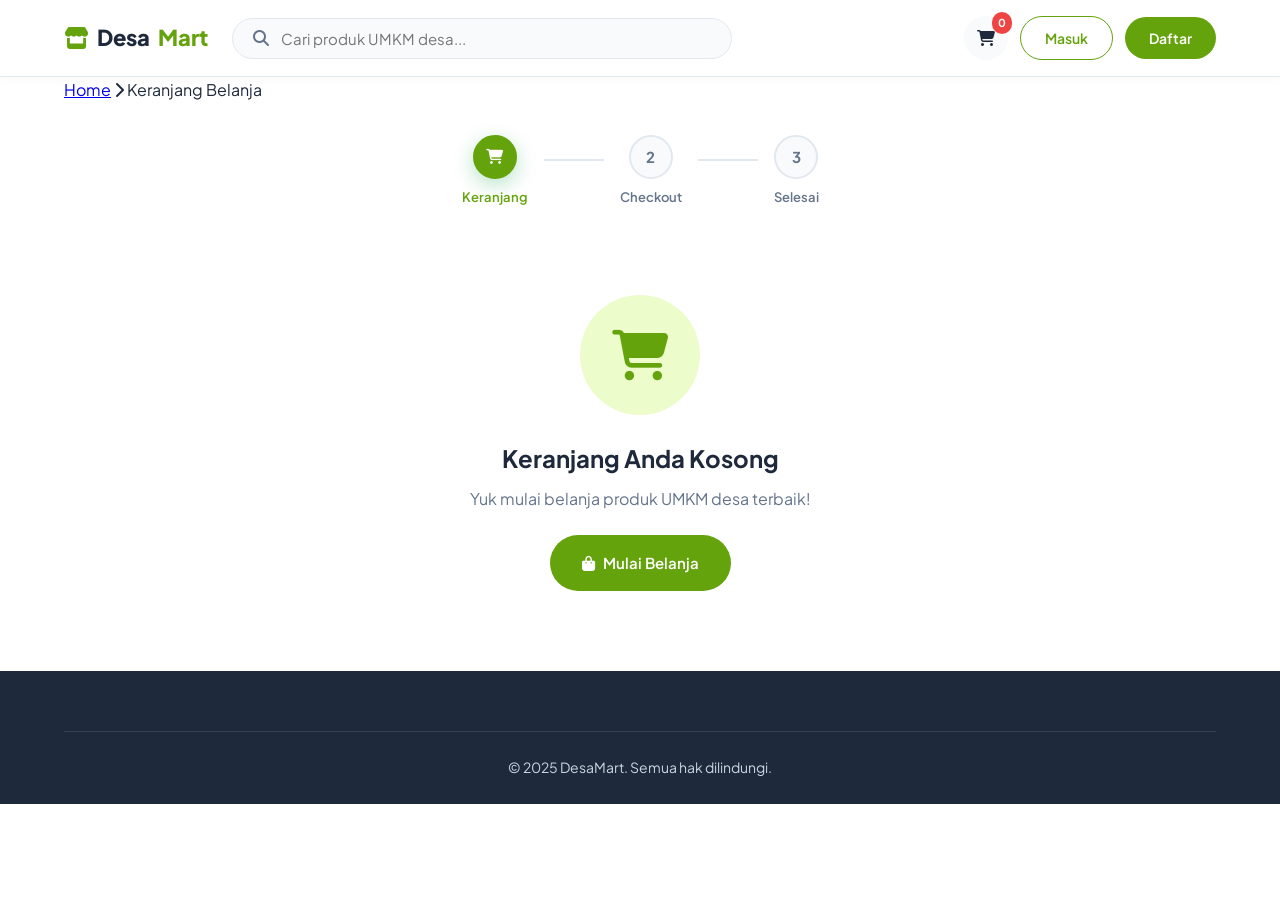
<file: checkout.html>
<!DOCTYPE html>
<html lang="id">
<head>
    <meta charset="UTF-8">
    <meta name="viewport" content="width=device-width, initial-scale=1.0">
    <title>Checkout - DesaMart</title>
    <link rel="stylesheet" href="css/style.css">
    <link rel="stylesheet" href="css/keranjang.css">
    <link rel="stylesheet" href="css/checkout.css">
    <link href="https://fonts.googleapis.com/css2?family=Plus+Jakarta+Sans:wght@400;500;600;700;800&display=swap" rel="stylesheet">
    <link rel="stylesheet" href="https://cdnjs.cloudflare.com/ajax/libs/font-awesome/6.4.0/css/all.min.css">
</head>
<body>
    <!-- NAVBAR -->
    <nav class="navbar">
        <div class="container nav-container">
            <a href="index.html" class="logo">
                <i class="fas fa-store"></i> Desa<span>Mart</span>
            </a>
            <div class="search-box">
                <i class="fas fa-search"></i>
                <input type="text" placeholder="Cari produk UMKM desa...">
            </div>
            <div class="nav-actions">
                <a href="keranjang.html" class="cart-btn">
                    <i class="fas fa-shopping-cart"></i>
                    <span class="badge" id="cartCount">0</span>
                </a>
            </div>
        </div>
    </nav>

    <!-- BREADCRUMB -->
    <div class="breadcrumb-bar">
        <div class="container">
            <a href="index.html">Home</a>
            <i class="fas fa-chevron-right"></i>
            <a href="keranjang.html">Keranjang</a>
            <i class="fas fa-chevron-right"></i>
            <span>Checkout</span>
        </div>
    </div>

    <!-- STEP INDICATOR -->
    <div class="container">
        <div class="steps">
            <div class="step done">
                <div class="step-num"><i class="fas fa-check"></i></div>
                <span>Keranjang</span>
            </div>
            <div class="step-line active"></div>
            <div class="step active">
                <div class="step-num">2</div>
                <span>Checkout</span>
            </div>
            <div class="step-line"></div>
            <div class="step">
                <div class="step-num">3</div>
                <span>Selesai</span>
            </div>
        </div>
    </div>

    <!-- FORM CHECKOUT -->
    <div class="container">
        <form class="checkout-layout" id="checkoutForm" onsubmit="prosesCheckout(event)">

            <!-- LEFT: FORM -->
            <div class="checkout-main">

                <!-- ALAMAT PENGIRIMAN -->
                <div class="checkout-card">
                    <div class="card-header">
                        <div class="card-title">
                            <span class="card-icon"><i class="fas fa-map-marker-alt"></i></span>
                            <h3>Alamat Pengiriman</h3>
                        </div>
                    </div>

                    <div class="form-grid">
                        <div class="form-group full">
                            <label>Nama Penerima <span class="req">*</span></label>
                            <input type="text" name="nama" required placeholder="Nama lengkap penerima">
                        </div>
                        <div class="form-group">
                            <label>No. HP / WhatsApp <span class="req">*</span></label>
                            <input type="tel" name="hp" required placeholder="08xxxxxxxxxx">
                        </div>
                        <div class="form-group">
                            <label>Email</label>
                            <input type="email" name="email" placeholder="email@contoh.com">
                        </div>
                        <div class="form-group full">
                            <label>Alamat Lengkap <span class="req">*</span></label>
                            <textarea name="alamat" required rows="3" placeholder="Jalan, RT/RW, nomor rumah, patokan..."></textarea>
                        </div>
                        <div class="form-group">
                            <label>Provinsi <span class="req">*</span></label>
                            <select name="provinsi" required>
                                <option value="">Pilih Provinsi</option>
                                <option>DKI Jakarta</option>
                                <option>Jawa Barat</option>
                                <option>Jawa Tengah</option>
                                <option>Jawa Timur</option>
                                <option>DI Yogyakarta</option>
                                <option>Banten</option>
                                <option>Bali</option>
                                <option>Sumatera Utara</option>
                                <option>Sulawesi Selatan</option>
                            </select>
                        </div>
                        <div class="form-group">
                            <label>Kota / Kabupaten <span class="req">*</span></label>
                            <input type="text" name="kota" required placeholder="Nama kota/kabupaten">
                        </div>
                        <div class="form-group">
                            <label>Kecamatan <span class="req">*</span></label>
                            <input type="text" name="kecamatan" required placeholder="Nama kecamatan">
                        </div>
                        <div class="form-group">
                            <label>Kode Pos <span class="req">*</span></label>
                            <input type="text" name="kodepos" required placeholder="12345" maxlength="5">
                        </div>
                        <div class="form-group full">
                            <label>Catatan untuk Kurir</label>
                            <input type="text" name="catatan" placeholder="(Opsional) mis. titip di pos keamanan">
                        </div>
                    </div>
                </div>

                <!-- METODE PENGIRIMAN -->
                <div class="checkout-card">
                    <div class="card-header">
                        <div class="card-title">
                            <span class="card-icon"><i class="fas fa-truck"></i></span>
                            <h3>Metode Pengiriman</h3>
                        </div>
                    </div>

                    <div class="option-list">
                        <label class="option-card">
                            <input type="radio" name="shipping" value="reguler" data-ongkir="0" checked>
                            <div class="option-body">
                                <div class="option-icon"><i class="fas fa-box"></i></div>
                                <div>
                                    <strong>Reguler (3-5 hari)</strong>
                                    <p>Gratis ongkir untuk semua produk desa</p>
                                </div>
                                <span class="option-price free">GRATIS</span>
                            </div>
                        </label>
                        <label class="option-card">
                            <input type="radio" name="shipping" value="express" data-ongkir="15000">
                            <div class="option-body">
                                <div class="option-icon"><i class="fas fa-shipping-fast"></i></div>
                                <div>
                                    <strong>Express (1-2 hari)</strong>
                                    <p>Pengiriman cepat prioritas</p>
                                </div>
                                <span class="option-price">Rp 15.000</span>
                            </div>
                        </label>
                    </div>
                </div>

                <!-- METODE PEMBAYARAN -->
                <div class="checkout-card">
                    <div class="card-header">
                        <div class="card-title">
                            <span class="card-icon"><i class="fas fa-credit-card"></i></span>
                            <h3>Metode Pembayaran</h3>
                        </div>
                    </div>

                    <div class="option-list">
                        <label class="option-card">
                            <input type="radio" name="payment" value="transfer" checked>
                            <div class="option-body">
                                <div class="option-icon" style="background:#dbeafe; color:#1d4ed8"><i class="fas fa-university"></i></div>
                                <div>
                                    <strong>Transfer Bank</strong>
                                    <p>BCA, BNI, BRI, Mandiri</p>
                                </div>
                            </div>
                        </label>
                        <label class="option-card">
                            <input type="radio" name="payment" value="ewallet">
                            <div class="option-body">
                                <div class="option-icon" style="background:#fce7f3; color:#be185d"><i class="fas fa-wallet"></i></div>
                                <div>
                                    <strong>E-Wallet</strong>
                                    <p>GoPay, OVO, DANA, ShopeePay</p>
                                </div>
                            </div>
                        </label>
                        <label class="option-card">
                            <input type="radio" name="payment" value="qris">
                            <div class="option-body">
                                <div class="option-icon" style="background:#fef3c7; color:#b45309"><i class="fas fa-qrcode"></i></div>
                                <div>
                                    <strong>QRIS</strong>
                                    <p>Scan dari semua aplikasi pembayaran</p>
                                </div>
                            </div>
                        </label>
                        <label class="option-card">
                            <input type="radio" name="payment" value="cod">
                            <div class="option-body">
                                <div class="option-icon" style="background:#dcfce7; color:#15803d"><i class="fas fa-money-bill-wave"></i></div>
                                <div>
                                    <strong>COD (Bayar di Tempat)</strong>
                                    <p>Bayar saat barang diterima</p>
                                </div>
                            </div>
                        </label>
                    </div>
                </div>

            </div>

            <!-- RIGHT: SUMMARY -->
            <aside class="checkout-summary">
                <h3>Ringkasan Pesanan</h3>

                <div class="summary-items" id="summaryItems"></div>

                <div class="summary-divider"></div>

                <div class="summary-row">
                    <span>Subtotal</span>
                    <strong id="coSubtotal">Rp 0</strong>
                </div>
                <div class="summary-row">
                    <span>Diskon</span>
                    <strong id="coDiskon" style="color:var(--danger)">-Rp 0</strong>
                </div>
                <div class="summary-row">
                    <span>Ongkos Kirim</span>
                    <strong id="coOngkir" style="color:var(--primary)">GRATIS</strong>
                </div>

                <div class="summary-divider"></div>

                <div class="summary-total">
                    <span>Total Bayar</span>
                    <strong id="coTotal">Rp 0</strong>
                </div>

                <!-- Voucher -->
                <div class="voucher-box">
                    <input type="text" id="voucherInput" placeholder="Kode voucher (opsional)">
                    <button type="button" onclick="pakaiVoucher()">Pakai</button>
                </div>
                <p id="voucherMsg" class="voucher-msg"></p>

                <button type="submit" class="btn-checkout" id="btnBayar">
                    Buat Pesanan <i class="fas fa-lock"></i>
                </button>

                <div class="summary-note">
                    <i class="fas fa-shield-alt"></i>
                    Pembayaran aman & terenkripsi
                </div>
            </aside>
        </form>
    </div>

    <!-- MODAL SUKSES -->
    <div class="modal-overlay" id="successModal">
        <div class="modal-box">
            <div class="modal-icon">
                <i class="fas fa-check"></i>
            </div>
            <h2>Pesanan Berhasil!</h2>
            <p>Terima kasih telah berbelanja produk UMKM desa.</p>
            <div class="modal-order">
                <span>Nomor Pesanan</span>
                <strong id="orderNumber">#ORD-XXXXXX</strong>
            </div>
            <p class="modal-hint">Konfirmasi pembayaran akan dikirim ke WhatsApp Anda.</p>
            <a href="index.html" class="btn-primary btn-lg">Kembali ke Beranda</a>
        </div>
    </div>

    <footer class="footer">
        <div class="container">
            <div class="footer-bottom">
                <p>&copy; 2025 DesaMart. Semua hak dilindungi.</p>
            </div>
        </div>
    </footer>

    <script src="js/data.js"></script>
    <script src="js/app.js"></script>
    <script src="js/checkout.js"></script>
</body>
</html>
</file>
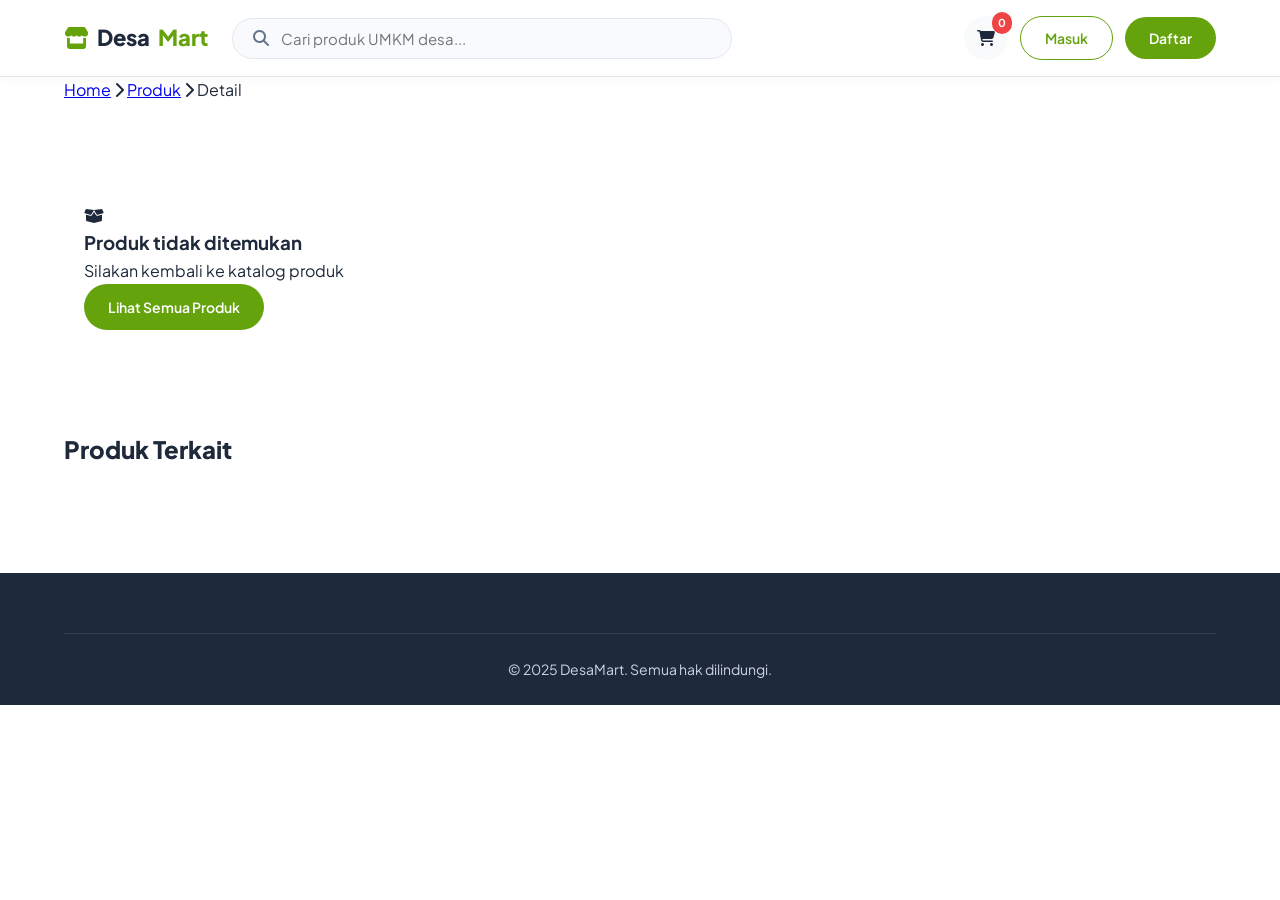
<file: detail-produk.html>
<!DOCTYPE html>
<html lang="id">
<head>
    <meta charset="UTF-8">
    <meta name="viewport" content="width=device-width, initial-scale=1.0">
    <title>Detail Produk - DesaMart</title>
    <link rel="stylesheet" href="css/style.css">
    <link rel="stylesheet" href="css/detail.css">
    <link href="https://fonts.googleapis.com/css2?family=Plus+Jakarta+Sans:wght@400;500;600;700;800&display=swap" rel="stylesheet">
    <link rel="stylesheet" href="https://cdnjs.cloudflare.com/ajax/libs/font-awesome/6.4.0/css/all.min.css">
</head>
<body>
    <!-- NAVBAR -->
    <nav class="navbar">
        <div class="container nav-container">
            <a href="index.html" class="logo">
                <i class="fas fa-store"></i> Desa<span>Mart</span>
            </a>
            <div class="search-box">
                <i class="fas fa-search"></i>
                <input type="text" placeholder="Cari produk UMKM desa...">
            </div>
            <div class="nav-actions">
                <a href="keranjang.html" class="cart-btn">
                    <i class="fas fa-shopping-cart"></i>
                    <span class="badge" id="cartCount">0</span>
                </a>
                <button class="btn-outline">Masuk</button>
                <button class="btn-primary">Daftar</button>
            </div>
        </div>
    </nav>

    <!-- BREADCRUMB -->
    <div class="breadcrumb-bar">
        <div class="container">
            <a href="index.html">Home</a>
            <i class="fas fa-chevron-right"></i>
            <a href="produk.html">Produk</a>
            <i class="fas fa-chevron-right"></i>
            <span id="breadcrumbProduk">Detail</span>
        </div>
    </div>

    <!-- PRODUK DETAIL -->
    <div class="container" id="detailContainer">
        <!-- diisi oleh JS -->
    </div>

    <!-- PRODUK TERKAIT -->
    <section class="section" style="padding-top: 0;">
        <div class="container">
            <div class="section-header" style="text-align:left; margin-bottom: 24px;">
                <h2 style="font-size: 24px;">Produk Terkait</h2>
            </div>
            <div class="produk-grid" id="produkTerkait"></div>
        </div>
    </section>

    <footer class="footer">
        <div class="container">
            <div class="footer-bottom">
                <p>&copy; 2025 DesaMart. Semua hak dilindungi.</p>
            </div>
        </div>
    </footer>

    <script src="js/data.js"></script>
    <script src="js/app.js"></script>
    <script src="js/detail.js"></script>
</body>
</html>
</file>
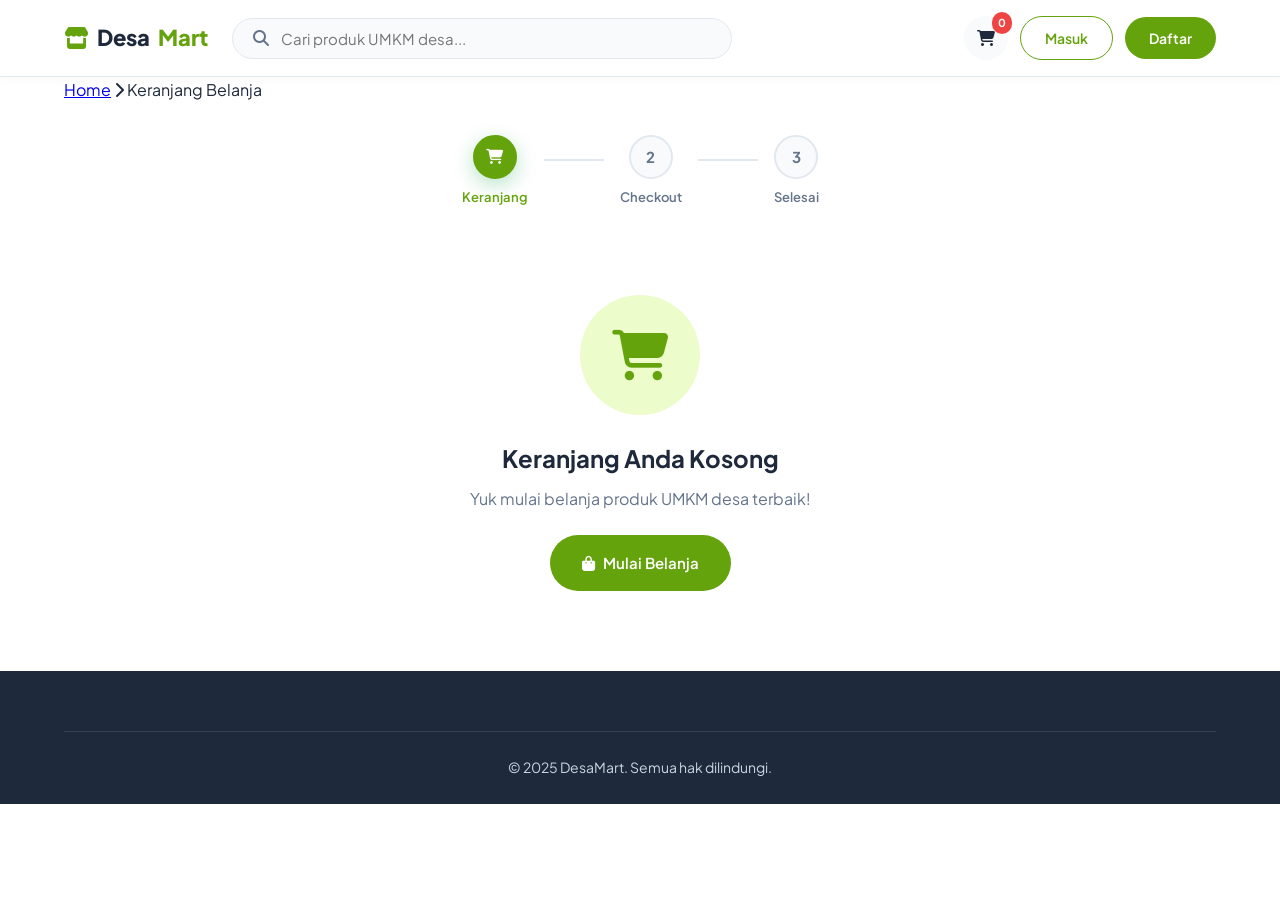
<file: keranjang.html>
<!DOCTYPE html>
<html lang="id">
<head>
    <meta charset="UTF-8">
    <meta name="viewport" content="width=device-width, initial-scale=1.0">
    <title>Keranjang Belanja - DesaMart</title>
    <link rel="stylesheet" href="css/style.css">
    <link rel="stylesheet" href="css/keranjang.css">
    <link href="https://fonts.googleapis.com/css2?family=Plus+Jakarta+Sans:wght@400;500;600;700;800&display=swap" rel="stylesheet">
    <link rel="stylesheet" href="https://cdnjs.cloudflare.com/ajax/libs/font-awesome/6.4.0/css/all.min.css">
</head>
<body>
    <!-- NAVBAR -->
    <nav class="navbar">
        <div class="container nav-container">
            <a href="index.html" class="logo">
                <i class="fas fa-store"></i> Desa<span>Mart</span>
            </a>
            <div class="search-box">
                <i class="fas fa-search"></i>
                <input type="text" placeholder="Cari produk UMKM desa...">
            </div>
            <div class="nav-actions">
                <a href="keranjang.html" class="cart-btn">
                    <i class="fas fa-shopping-cart"></i>
                    <span class="badge" id="cartCount">0</span>
                </a>
                <button class="btn-outline">Masuk</button>
                <button class="btn-primary">Daftar</button>
            </div>
        </div>
    </nav>

    <!-- BREADCRUMB -->
    <div class="breadcrumb-bar">
        <div class="container">
            <a href="index.html">Home</a>
            <i class="fas fa-chevron-right"></i>
            <span>Keranjang Belanja</span>
        </div>
    </div>

    <!-- STEP INDICATOR -->
    <div class="container">
        <div class="steps">
            <div class="step active">
                <div class="step-num"><i class="fas fa-shopping-cart"></i></div>
                <span>Keranjang</span>
            </div>
            <div class="step-line"></div>
            <div class="step">
                <div class="step-num">2</div>
                <span>Checkout</span>
            </div>
            <div class="step-line"></div>
            <div class="step">
                <div class="step-num">3</div>
                <span>Selesai</span>
            </div>
        </div>
    </div>

    <!-- MAIN -->
    <div class="container">
        <div class="keranjang-layout" id="keranjangLayout">
            <!-- LIST PRODUK -->
            <main class="keranjang-main">
                <div class="keranjang-header">
                    <h1>Keranjang Belanja</h1>
                    <span id="totalItemsLabel">0 produk</span>
                </div>

                <!-- List item -->
                <div id="keranjangList"></div>

                <!-- Tombol lanjut belanja -->
                <a href="produk.html" class="lanjut-belanja">
                    <i class="fas fa-arrow-left"></i> Lanjut Belanja
                </a>
            </main>

            <!-- SUMMARY -->
            <aside class="keranjang-summary">
                <h3>Ringkasan Belanja</h3>

                <div class="summary-row">
                    <span>Total Harga (<span id="sumQty">0</span> produk)</span>
                    <strong id="sumHarga">Rp 0</strong>
                </div>
                <div class="summary-row">
                    <span>Total Diskon</span>
                    <strong id="sumDiskon" style="color: var(--danger)">-Rp 0</strong>
                </div>
                <div class="summary-row">
                    <span>Ongkos Kirim</span>
                    <strong style="color: var(--primary)">Gratis</strong>
                </div>

                <div class="summary-divider"></div>

                <div class="summary-total">
                    <span>Total Bayar</span>
                    <strong id="sumTotal">Rp 0</strong>
                </div>

                <button class="btn-checkout" id="btnCheckout">
                    Lanjut ke Checkout <i class="fas fa-arrow-right"></i>
                </button>

                <div class="summary-note">
                    <i class="fas fa-shield-alt"></i>
                    Transaksi aman & terpercaya
                </div>
            </aside>
        </div>

        <!-- EMPTY STATE -->
        <div class="empty-cart" id="emptyCart" style="display:none">
            <div class="empty-cart-icon">
                <i class="fas fa-shopping-cart"></i>
            </div>
            <h2>Keranjang Anda Kosong</h2>
            <p>Yuk mulai belanja produk UMKM desa terbaik!</p>
            <a href="produk.html" class="btn-primary btn-lg">
                <i class="fas fa-shopping-bag"></i> Mulai Belanja
            </a>
        </div>
    </div>

    <footer class="footer">
        <div class="container">
            <div class="footer-bottom">
                <p>&copy; 2025 DesaMart. Semua hak dilindungi.</p>
            </div>
        </div>
    </footer>

    <script src="js/data.js"></script>
    <script src="js/app.js"></script>
    <script src="js/keranjang.js"></script>
</body>
</html>
</file>
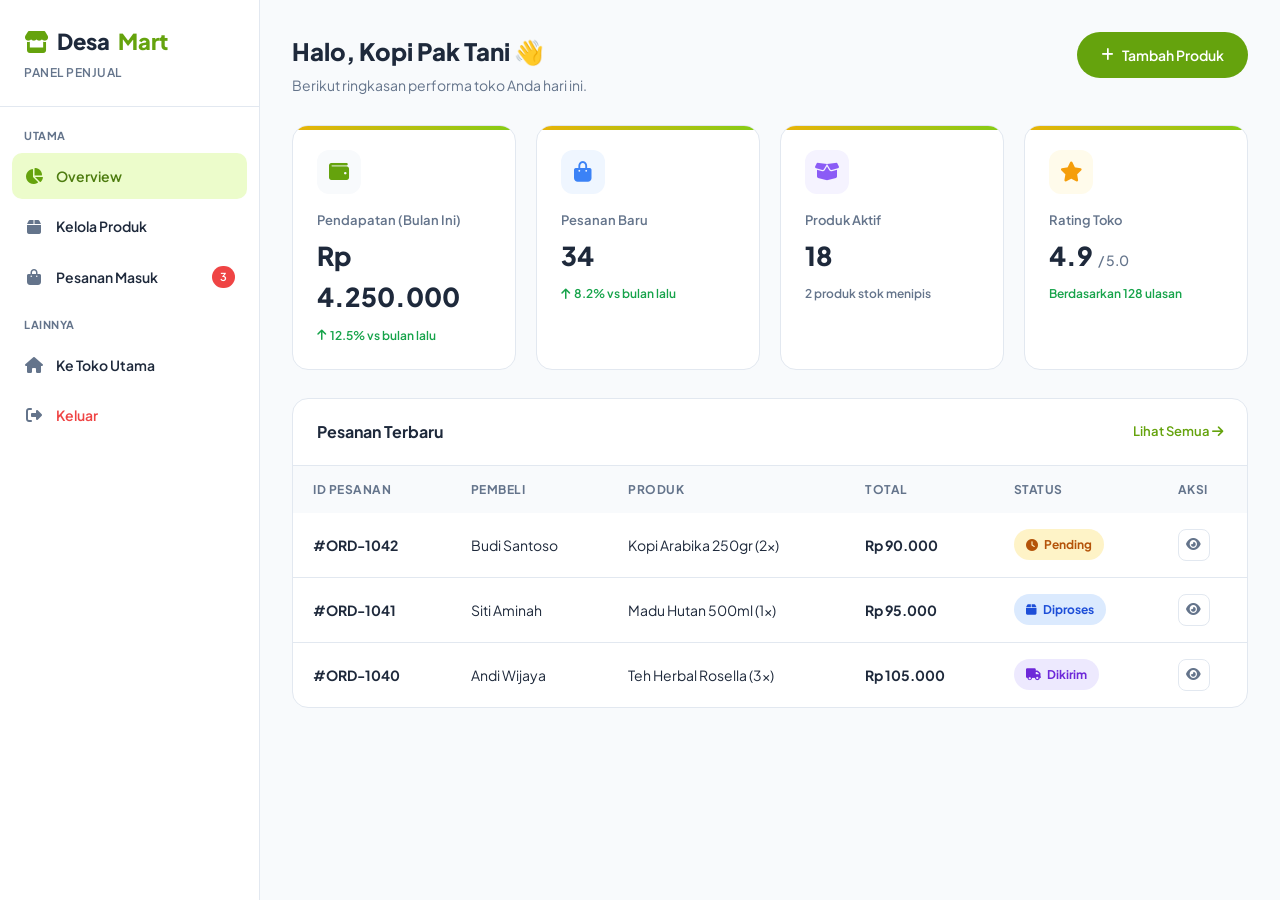
<file: penjual-dashboard.html>
<!DOCTYPE html>
<html lang="id">
<head>
    <meta charset="UTF-8">
    <meta name="viewport" content="width=device-width, initial-scale=1.0">
    <title>Dashboard Penjual - DesaMart</title>
    <link rel="stylesheet" href="css/style.css">
    <link rel="stylesheet" href="css/penjual.css">
    <link href="https://fonts.googleapis.com/css2?family=Plus+Jakarta+Sans:wght@400;500;600;700;800&display=swap" rel="stylesheet">
    <link rel="stylesheet" href="https://cdnjs.cloudflare.com/ajax/libs/font-awesome/6.4.0/css/all.min.css">
</head>
<body>
    <div class="dashboard-layout">
        <!-- SIDEBAR -->
        <aside class="sidebar" id="sidebar">
            <div class="sidebar-header">
                <div class="logo"><i class="fas fa-store"></i> Desa<span>Mart</span></div>
                <p>Panel Penjual</p>
            </div>
            <div class="sidebar-menu">
                <div class="menu-label">Utama</div>
                <a href="penjual-dashboard.html" class="menu-item active"><i class="fas fa-chart-pie"></i> Overview</a>
                <a href="penjual-produk.html" class="menu-item"><i class="fas fa-box"></i> Kelola Produk</a>
                <a href="penjual-pesanan.html" class="menu-item"><i class="fas fa-shopping-bag"></i> Pesanan Masuk <span class="badge-menu">3</span></a>
                
                <div class="menu-label">Lainnya</div>
                <a href="index.html" class="menu-item"><i class="fas fa-home"></i> Ke Toko Utama</a>
                <a href="#" class="menu-item" style="color:var(--danger)"><i class="fas fa-sign-out-alt"></i> Keluar</a>
            </div>
        </aside>

        <!-- OVERLAY MOBILE -->
        <div class="sidebar-overlay" id="sidebarOverlay"></div>

        <!-- KONTEN -->
        <main class="main-content">
            <div class="page-header">
                <div>
                    <button class="mobile-sidebar-btn" id="menuToggle" style="margin-bottom:12px"><i class="fas fa-bars"></i></button>
                    <h1>Halo, Kopi Pak Tani 👋</h1>
                    <p>Berikut ringkasan performa toko Anda hari ini.</p>
                </div>
                <a href="penjual-produk.html" class="btn-primary"><i class="fas fa-plus"></i> Tambah Produk</a>
            </div>

            <!-- STATISTIK -->
            <div class="stat-grid">
                <div class="stat-card">
                    <div class="stat-icon"><i class="fas fa-wallet"></i></div>
                    <h3>Pendapatan (Bulan Ini)</h3>
                    <h2>Rp 4.250.000</h2>
                    <div class="trend up"><i class="fas fa-arrow-up"></i> 12.5% vs bulan lalu</div>
                </div>
                <div class="stat-card">
                    <div class="stat-icon" style="color:#3b82f6; background:#eff6ff"><i class="fas fa-shopping-bag"></i></div>
                    <h3>Pesanan Baru</h3>
                    <h2>34</h2>
                    <div class="trend up"><i class="fas fa-arrow-up"></i> 8.2% vs bulan lalu</div>
                </div>
                <div class="stat-card">
                    <div class="stat-icon" style="color:#8b5cf6; background:#f5f3ff"><i class="fas fa-box-open"></i></div>
                    <h3>Produk Aktif</h3>
                    <h2>18</h2>
                    <div class="trend"><span style="color:var(--gray)">2 produk stok menipis</span></div>
                </div>
                <div class="stat-card">
                    <div class="stat-icon" style="color:#f59e0b; background:#fffbeb"><i class="fas fa-star"></i></div>
                    <h3>Rating Toko</h3>
                    <h2>4.9 <span style="font-size:14px; color:var(--gray); font-weight:500">/ 5.0</span></h2>
                    <div class="trend up">Berdasarkan 128 ulasan</div>
                </div>
            </div>

            <!-- TABEL PESANAN TERBARU -->
            <div class="card">
                <div class="card-header">
                    <h3>Pesanan Terbaru</h3>
                    <a href="penjual-pesanan.html" style="font-size:13px; font-weight:600; color:var(--primary); text-decoration:none">Lihat Semua <i class="fas fa-arrow-right"></i></a>
                </div>
                <div class="table-responsive">
                    <table class="table">
                        <thead>
                            <tr>
                                <th>ID Pesanan</th>
                                <th>Pembeli</th>
                                <th>Produk</th>
                                <th>Total</th>
                                <th>Status</th>
                                <th>Aksi</th>
                            </tr>
                        </thead>
                        <tbody>
                            <tr>
                                <td><strong>#ORD-1042</strong></td>
                                <td>Budi Santoso</td>
                                <td>Kopi Arabika 250gr (2x)</td>
                                <td><strong>Rp 90.000</strong></td>
                                <td><span class="status-badge pending"><i class="fas fa-clock"></i> Pending</span></td>
                                <td><button class="action-btn"><i class="fas fa-eye"></i></button></td>
                            </tr>
                            <tr>
                                <td><strong>#ORD-1041</strong></td>
                                <td>Siti Aminah</td>
                                <td>Madu Hutan 500ml (1x)</td>
                                <td><strong>Rp 95.000</strong></td>
                                <td><span class="status-badge diproses"><i class="fas fa-box"></i> Diproses</span></td>
                                <td><button class="action-btn"><i class="fas fa-eye"></i></button></td>
                            </tr>
                            <tr>
                                <td><strong>#ORD-1040</strong></td>
                                <td>Andi Wijaya</td>
                                <td>Teh Herbal Rosella (3x)</td>
                                <td><strong>Rp 105.000</strong></td>
                                <td><span class="status-badge dikirim"><i class="fas fa-truck"></i> Dikirim</span></td>
                                <td><button class="action-btn"><i class="fas fa-eye"></i></button></td>
                            </tr>
                        </tbody>
                    </table>
                </div>
            </div>
        </main>
    </div>

    <script src="js/data.js"></script>
    <script src="js/penjual.js"></script>
</body>
</html>
</file>
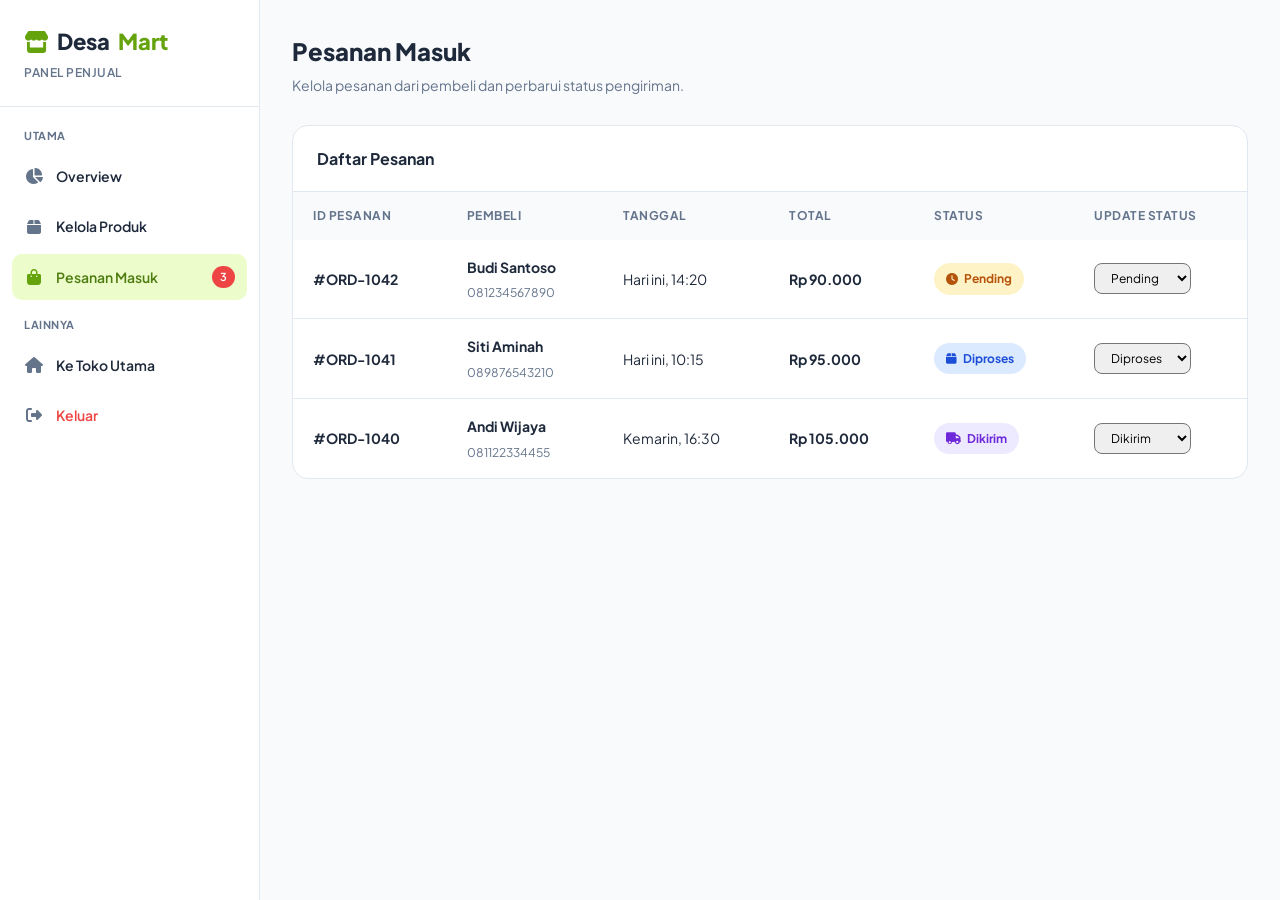
<file: penjual-pesanan.html>
<!DOCTYPE html>
<html lang="id">
<head>
    <meta charset="UTF-8">
    <meta name="viewport" content="width=device-width, initial-scale=1.0">
    <title>Pesanan Masuk - DesaMart</title>
    <link rel="stylesheet" href="css/style.css">
    <link rel="stylesheet" href="css/penjual.css">
    <link href="https://fonts.googleapis.com/css2?family=Plus+Jakarta+Sans:wght@400;500;600;700;800&display=swap" rel="stylesheet">
    <link rel="stylesheet" href="https://cdnjs.cloudflare.com/ajax/libs/font-awesome/6.4.0/css/all.min.css">
</head>
<body>
    <div class="dashboard-layout">
        <!-- SIDEBAR -->
        <aside class="sidebar" id="sidebar">
            <div class="sidebar-header">
                <div class="logo"><i class="fas fa-store"></i> Desa<span>Mart</span></div>
                <p>Panel Penjual</p>
            </div>
            <div class="sidebar-menu">
                <div class="menu-label">Utama</div>
                <a href="penjual-dashboard.html" class="menu-item"><i class="fas fa-chart-pie"></i> Overview</a>
                <a href="penjual-produk.html" class="menu-item"><i class="fas fa-box"></i> Kelola Produk</a>
                <a href="penjual-pesanan.html" class="menu-item active"><i class="fas fa-shopping-bag"></i> Pesanan Masuk <span class="badge-menu">3</span></a>
                <div class="menu-label">Lainnya</div>
                <a href="index.html" class="menu-item"><i class="fas fa-home"></i> Ke Toko Utama</a>
                <a href="#" class="menu-item" style="color:var(--danger)"><i class="fas fa-sign-out-alt"></i> Keluar</a>
            </div>
        </aside>
        <div class="sidebar-overlay" id="sidebarOverlay"></div>

        <!-- KONTEN -->
        <main class="main-content">
            <div class="page-header">
                <div>
                    <button class="mobile-sidebar-btn" id="menuToggle" style="margin-bottom:12px"><i class="fas fa-bars"></i></button>
                    <h1>Pesanan Masuk</h1>
                    <p>Kelola pesanan dari pembeli dan perbarui status pengiriman.</p>
                </div>
            </div>

            <div class="card">
                <div class="card-header">
                    <h3>Daftar Pesanan</h3>
                </div>
                <div class="table-responsive">
                    <table class="table">
                        <thead>
                            <tr>
                                <th>ID Pesanan</th>
                                <th>Pembeli</th>
                                <th>Tanggal</th>
                                <th>Total</th>
                                <th>Status</th>
                                <th>Update Status</th>
                            </tr>
                        </thead>
                        <tbody>
                            <tr>
                                <td><strong>#ORD-1042</strong></td>
                                <td>
                                    <div class="table-product-info">
                                        <strong>Budi Santoso</strong>
                                        <span>081234567890</span>
                                    </div>
                                </td>
                                <td>Hari ini, 14:20</td>
                                <td><strong>Rp 90.000</strong></td>
                                <td><span class="status-badge pending" id="status-1042"><i class="fas fa-clock"></i> Pending</span></td>
                                <td>
                                    <select class="sort-select" style="padding:6px 12px; font-size:12px; border-radius:8px" onchange="updateStatusPesanan('1042', this.value)">
                                        <option value="pending" selected>Pending</option>
                                        <option value="diproses">Diproses</option>
                                        <option value="dikirim">Dikirim</option>
                                        <option value="selesai">Selesai</option>
                                    </select>
                                </td>
                            </tr>
                            <tr>
                                <td><strong>#ORD-1041</strong></td>
                                <td>
                                    <div class="table-product-info">
                                        <strong>Siti Aminah</strong>
                                        <span>089876543210</span>
                                    </div>
                                </td>
                                <td>Hari ini, 10:15</td>
                                <td><strong>Rp 95.000</strong></td>
                                <td><span class="status-badge diproses" id="status-1041"><i class="fas fa-box"></i> Diproses</span></td>
                                <td>
                                    <select class="sort-select" style="padding:6px 12px; font-size:12px; border-radius:8px" onchange="updateStatusPesanan('1041', this.value)">
                                        <option value="pending">Pending</option>
                                        <option value="diproses" selected>Diproses</option>
                                        <option value="dikirim">Dikirim</option>
                                        <option value="selesai">Selesai</option>
                                    </select>
                                </td>
                            </tr>
                            <tr>
                                <td><strong>#ORD-1040</strong></td>
                                <td>
                                    <div class="table-product-info">
                                        <strong>Andi Wijaya</strong>
                                        <span>081122334455</span>
                                    </div>
                                </td>
                                <td>Kemarin, 16:30</td>
                                <td><strong>Rp 105.000</strong></td>
                                <td><span class="status-badge dikirim" id="status-1040"><i class="fas fa-truck"></i> Dikirim</span></td>
                                <td>
                                    <select class="sort-select" style="padding:6px 12px; font-size:12px; border-radius:8px" onchange="updateStatusPesanan('1040', this.value)">
                                        <option value="pending">Pending</option>
                                        <option value="diproses">Diproses</option>
                                        <option value="dikirim" selected>Dikirim</option>
                                        <option value="selesai">Selesai</option>
                                    </select>
                                </td>
                            </tr>
                        </tbody>
                    </table>
                </div>
            </div>
        </main>
    </div>

    <script src="js/data.js"></script>
    <script src="js/penjual.js"></script>
</body>
</html>
</file>
<file: css/style.css>
:root {
    /* Warna baru yang lebih vibrant */
    --primary: #65a30d;        /* Hijau Olive cerah (untuk teks/ikon) */
    --primary-dark: #4d7c0f;   /* Hijau lebih gelap untuk hover */
    --primary-light: #ecfccb;  /* Hijau sangat muda untuk background tipis */
    
    /* Gradient utama sesuai gambar Anda */
    --gradient-main: linear-gradient(135deg, #eab308 0%, #84cc16 100%);
    --gradient-hover: linear-gradient(135deg, #ca8a04 0%, #65a30d 100%);
    
    --dark: #1e293b;
    --gray: #64748b;
    --light: #f8fafc;
    --border: #e2e8f0;
    --white: #fff;
    --danger: #ef4444;
    --shadow: 0 4px 20px rgba(0,0,0,0.08);
    --radius: 16px;
}

* {
    margin: 0;
    padding: 0;
    box-sizing: border-box;
    font-family: 'Plus Jakarta Sans', sans-serif;
}

body {
    color: var(--dark);
    background: var(--white);
    line-height: 1.6;
}

.container {
    max-width: 1200px;
    margin: 0 auto;
    padding: 0 24px;
}

/* NAVBAR */
.navbar {
    position: sticky;
    top: 0;
    z-index: 100;
    background: var(--white);
    border-bottom: 1px solid var(--border);
    box-shadow: 0 2px 10px rgba(0,0,0,0.03);
}

.nav-container {
    display: flex;
    align-items: center;
    gap: 24px;
    padding: 16px 24px;
}

.logo {
    font-size: 22px;
    font-weight: 800;
    color: var(--dark);
    text-decoration: none;
    display: flex;
    align-items: center;
    gap: 8px;
    white-space: nowrap;
}

.logo i { color: var(--primary); }
.logo span { color: var(--primary); }

.search-box {
    flex: 1;
    max-width: 500px;
    display: flex;
    align-items: center;
    background: var(--light);
    border: 1.5px solid var(--border);
    border-radius: 50px;
    padding: 10px 20px;
    transition: 0.3s;
}

.search-box:focus-within {
    border-color: var(--primary);
    background: var(--white);
    box-shadow: 0 0 0 4px var(--primary-light);
}

.search-box i { color: var(--gray); margin-right: 12px; }
.search-box input {
    border: none;
    background: none;
    outline: none;
    width: 100%;
    font-size: 15px;
}

.nav-actions {
    display: flex;
    align-items: center;
    gap: 12px;
    margin-left: auto;
}

.cart-btn {
    position: relative;
    width: 44px;
    height: 44px;
    border-radius: 50%;
    background: var(--light);
    display: grid;
    place-items: center;
    color: var(--dark);
    text-decoration: none;
    transition: 0.3s;
}

.cart-btn:hover { background: var(--primary-light); color: var(--primary); }

.badge {
    position: absolute;
    top: -4px;
    right: -4px;
    background: var(--danger);
    color: white;
    font-size: 11px;
    font-weight: 700;
    padding: 2px 6px;
    border-radius: 50px;
    min-width: 20px;
    text-align: center;
}

.mobile-menu-btn {
    display: none;
    background: none;
    border: none;
    font-size: 22px;
    cursor: pointer;
}

/* BUTTONS */
.btn-primary, .btn-outline, .btn-white {
    padding: 12px 24px;
    border-radius: 50px;
    font-weight: 600;
    font-size: 14px;
    cursor: pointer;
    border: none;
    transition: all 0.3s;
    display: inline-flex;
    align-items: center;
    gap: 8px;
    text-decoration: none;
}

.btn-primary {
    background: var(--primary);
    color: white;
}

.btn-primary:hover {
    background: var(--primary-dark);
    transform: translateY(-2px);
    box-shadow: 0 8px 20px rgba(22,163,74,0.3);
}

.btn-outline {
    background: transparent;
    color: var(--primary);
    border: 1.5px solid var(--primary);
}

.btn-outline:hover { background: var(--primary-light); }

.btn-white {
    background: white;
    color: var(--primary);
}

.btn-white:hover { transform: translateY(-2px); box-shadow: var(--shadow); }

.btn-lg { padding: 16px 32px; font-size: 15px; }

/* HERO */
.hero {
    background: linear-gradient(135deg, #7FFFD4 0%, #9ACD32 100%);
    padding: 60px 0;
}

.hero-content {
    display: grid;
    grid-template-columns: 1.1fr 1fr;
    gap: 60px;
    align-items: center;
}

.tagline {
    display: inline-block;
    background: linear-gradient(45deg, #00FF7F 0%, #9ACD32 100%);
    padding: 8px 16px;
    border-radius: 50px;
    font-size: 13px;
    font-weight: 600;
    color: #006400;
    margin-bottom: 20px;
}

.hero-text h1 {
    font-size: 48px;
    font-weight: 800;
    line-height: 1.15;
    margin-bottom: 20px;
}

.hero-text h1 span { color: var(--primary); }

.hero-text p {
    font-size: 17px;
    color: var(--gray);
    margin-bottom: 32px;
    max-width: 500px;
}

.hero-buttons {
    display: flex;
    gap: 16px;
    flex-wrap: wrap;
    margin-bottom: 40px;
}

.hero-stats {
    display: flex;
    gap: 40px;
}

.hero-stats div { display: flex; flex-direction: column; }
.hero-stats strong { font-size: 28px; color: var(--primary); }
.hero-stats span { font-size: 13px; color: var(--gray); }

.hero-image img {
    width: 100%;
    border-radius: 24px;
    box-shadow: 0 20px 60px rgba(0,0,0,0.15);
}

/* SECTION */
.section { padding: 80px 0; }
.bg-light { background: var(--light); }

.section-header {
    text-align: center;
    margin-bottom: 48px;
}

.section-header h2 {
    font-size: 36px;
    font-weight: 800;
    margin-bottom: 12px;
}

.section-header p { color: var(--gray); font-size: 16px; }

/* KATEGORI */
.kategori-grid {
    display: grid;
    grid-template-columns: repeat(6, 1fr);
    gap: 20px;
}

.kategori-card {
    background: white;
    border: 1px solid var(--border);
    border-radius: var(--radius);
    padding: 24px 16px;
    text-align: center;
    text-decoration: none;
    color: var(--dark);
    font-weight: 600;
    font-size: 14px;
    transition: all 0.3s;
}

.kategori-card:hover {
    transform: translateY(-6px);
    box-shadow: var(--shadow);
    border-color: var(--primary);
}

.kategori-icon {
    width: 60px;
    height: 60px;
    border-radius: 16px;
    display: grid;
    place-items: center;
    margin: 0 auto 12px;
    font-size: 24px;
    color: var(--primary);
}

/* PRODUK */
.produk-grid {
    display: grid;
    grid-template-columns: repeat(4, 1fr);
    gap: 24px;
}

.produk-card {
    background: white;
    border-radius: var(--radius);
    overflow: hidden;
    border: 1px solid var(--border);
    transition: all 0.3s;
    cursor: pointer;
}

.produk-card:hover {
    transform: translateY(-6px);
    box-shadow: var(--shadow);
}

.produk-img {
    position: relative;
    aspect-ratio: 1;
    overflow: hidden;
    background: var(--light);
}

.produk-img img {
    width: 100%;
    height: 100%;
    object-fit: cover;
    transition: 0.5s;
}

.produk-card:hover .produk-img img { transform: scale(1.08); }

.produk-badge {
    position: absolute;
    top: 12px;
    left: 12px;
    background: var(--primary);
    color: white;
    padding: 4px 12px;
    border-radius: 50px;
    font-size: 11px;
    font-weight: 700;
}

.produk-info { padding: 16px; }

.produk-toko {
    font-size: 12px;
    color: var(--gray);
    margin-bottom: 6px;
    display: flex;
    align-items: center;
    gap: 4px;
}

.produk-nama {
    font-weight: 700;
    font-size: 15px;
    margin-bottom: 8px;
    display: -webkit-box;
    -webkit-line-clamp: 2;
    -webkit-box-orient: vertical;
    overflow: hidden;
}

.produk-rating {
    display: flex;
    align-items: center;
    gap: 4px;
    font-size: 12px;
    color: var(--gray);
    margin-bottom: 10px;
}

.produk-rating i { color: #fbbf24; }

.produk-harga {
    font-size: 18px;
    font-weight: 800;
    color: var(--primary);
}

.produk-harga s {
    font-size: 13px;
    color: var(--gray);
    font-weight: 400;
    margin-left: 6px;
}

/* FITUR */
.fitur-grid {
    display: grid;
    grid-template-columns: repeat(4, 1fr);
    gap: 24px;
}

.fitur-card {
    text-align: center;
    padding: 32px 24px;
    border-radius: var(--radius);
    background: var(--light);
    transition: 0.3s;
}

.fitur-card:hover { transform: translateY(-4px); background: var(--primary-light); }

.fitur-card i {
    font-size: 36px;
    color: var(--primary);
    margin-bottom: 16px;
}

.fitur-card h3 { font-size: 17px; margin-bottom: 8px; }
.fitur-card p { font-size: 14px; color: var(--gray); }

/* CTA */
.cta-section {
    background: linear-gradient(135deg, var(--primary) 0%, var(--primary-dark) 100%);
    padding: 70px 0;
    color: white;
}

.cta-content { text-align: center; }
.cta-content h2 { font-size: 36px; font-weight: 800; margin-bottom: 12px; }
.cta-content p { font-size: 17px; opacity: 0.95; margin-bottom: 32px; }

/* FOOTER */
.footer {
    background: var(--dark);
    color: #cbd5e1;
    padding: 60px 0 0;
}

.footer-grid {
    display: grid;
    grid-template-columns: 2fr 1fr 1fr 1fr;
    gap: 40px;
    padding-bottom: 40px;
}

.footer .logo { color: white; margin-bottom: 16px; }
.footer p { font-size: 14px; line-height: 1.7; }

.footer h4 { color: white; margin-bottom: 16px; font-size: 15px; }

.footer a {
    display: block;
    color: #cbd5e1;
    text-decoration: none;
    font-size: 14px;
    margin-bottom: 10px;
    transition: 0.3s;
}

.footer a:hover { color: var(--primary); }

.social { display: flex; gap: 12px; }
.social a {
    width: 40px;
    height: 40px;
    border-radius: 50%;
    background: rgba(255,255,255,0.1);
    display: grid;
    place-items: center;
    margin: 0;
}

.social a:hover { background: var(--primary); }

.footer-bottom {
    border-top: 1px solid rgba(255,255,255,0.1);
    padding: 24px 0;
    text-align: center;
    font-size: 13px;
}

/* UTILITY */
.text-center { text-align: center; }
.mt-40 { margin-top: 40px; }

/* RESPONSIVE */
@media (max-width: 1024px) {
    .produk-grid { grid-template-columns: repeat(3, 1fr); }
    .kategori-grid { grid-template-columns: repeat(3, 1fr); }
    .fitur-grid { grid-template-columns: repeat(2, 1fr); }
}

@media (max-width: 768px) {
    .hero-content { grid-template-columns: 1fr; gap: 40px; }
    .hero-text h1 { font-size: 32px; }
    .hero-image { order: -1; }
    .search-box { display: none; }
    .nav-actions .btn-outline, .nav-actions .btn-primary { display: none; }
    .mobile-menu-btn { display: block; }
    .produk-grid { grid-template-columns: repeat(2, 1fr); gap: 16px; }
    .kategori-grid { grid-template-columns: repeat(3, 1fr); }
    .fitur-grid { grid-template-columns: 1fr; }
    .footer-grid { grid-template-columns: 1fr 1fr; }
    .section-header h2 { font-size: 26px; }
    .hero-stats { gap: 24px; }
    .hero-stats strong { font-size: 22px; }
}
</file>
<file: css/keranjang.css>
/* STEP INDICATOR */
.steps {
    display: flex;
    align-items: center;
    justify-content: center;
    gap: 16px;
    padding: 32px 0 8px;
}

.step {
    display: flex;
    flex-direction: column;
    align-items: center;
    gap: 8px;
    font-size: 13px;
    font-weight: 600;
    color: var(--gray);
}

.step.active { color: var(--primary); }

.step-num {
    width: 44px;
    height: 44px;
    border-radius: 50%;
    background: var(--light);
    border: 2px solid var(--border);
    display: grid;
    place-items: center;
    font-size: 15px;
    font-weight: 700;
    color: var(--gray);
    transition: 0.3s;
}

.step.active .step-num {
    background: var(--primary);
    border-color: var(--primary);
    color: white;
    box-shadow: 0 6px 20px rgba(22,163,74,0.3);
}

.step-line {
    width: 60px;
    height: 2px;
    background: var(--border);
    margin-bottom: 22px;
}

/* LAYOUT */
.keranjang-layout {
    display: grid;
    grid-template-columns: 1fr 360px;
    gap: 32px;
    padding: 40px 0 80px;
    align-items: start;
}

/* MAIN LIST */
.keranjang-main { min-width: 0; }

.keranjang-header {
    display: flex;
    align-items: baseline;
    justify-content: space-between;
    gap: 12px;
    margin-bottom: 20px;
    flex-wrap: wrap;
}

.keranjang-header h1 {
    font-size: 26px;
    font-weight: 800;
}

.keranjang-header span {
    font-size: 14px;
    color: var(--gray);
    font-weight: 600;
}

/* Item card */
.cart-item {
    display: grid;
    grid-template-columns: 24px 100px 1fr;
    gap: 16px;
    background: white;
    border: 1px solid var(--border);
    border-radius: var(--radius);
    padding: 16px;
    margin-bottom: 16px;
    transition: 0.3s;
}

.cart-item:hover { box-shadow: var(--shadow); }

.cart-check {
    display: flex;
    align-items: center;
    justify-content: center;
}

.cart-check input {
    width: 18px;
    height: 18px;
    accent-color: var(--primary);
    cursor: pointer;
}

.cart-item-img {
    width: 100px;
    height: 100px;
    border-radius: 12px;
    overflow: hidden;
    background: var(--light);
    flex-shrink: 0;
}

.cart-item-img img {
    width: 100%;
    height: 100%;
    object-fit: cover;
    cursor: pointer;
}

.cart-item-body {
    display: flex;
    flex-direction: column;
    justify-content: space-between;
    gap: 8px;
    min-width: 0;
}

.cart-item-toko {
    font-size: 12px;
    color: var(--gray);
    display: flex;
    align-items: center;
    gap: 6px;
}

.cart-item-name {
    font-size: 15px;
    font-weight: 700;
    line-height: 1.4;
    cursor: pointer;
    transition: 0.2s;
    display: -webkit-box;
    -webkit-line-clamp: 2;
    -webkit-box-orient: vertical;
    overflow: hidden;
}

.cart-item-name:hover { color: var(--primary); }

.cart-item-actions {
    display: flex;
    align-items: center;
    justify-content: space-between;
    gap: 12px;
    flex-wrap: wrap;
}

.cart-item-price {
    font-size: 18px;
    font-weight: 800;
    color: var(--primary);
}

.cart-item-price s {
    font-size: 12px;
    color: var(--gray);
    font-weight: 400;
    margin-left: 6px;
}

.cart-qty {
    display: inline-flex;
    align-items: center;
    border: 1.5px solid var(--border);
    border-radius: 50px;
    overflow: hidden;
}

.cart-qty button {
    width: 34px;
    height: 34px;
    border: none;
    background: white;
    font-size: 14px;
    cursor: pointer;
    color: var(--dark);
    transition: 0.2s;
}

.cart-qty button:hover { background: var(--primary-light); color: var(--primary); }

.cart-qty input {
    width: 40px;
    text-align: center;
    border: none;
    outline: none;
    font-size: 14px;
    font-weight: 700;
    font-family: inherit;
}

.cart-remove {
    background: none;
    border: none;
    color: var(--gray);
    font-size: 14px;
    cursor: pointer;
    display: inline-flex;
    align-items: center;
    gap: 6px;
    padding: 6px 10px;
    border-radius: 8px;
    transition: 0.2s;
    font-family: inherit;
}

.cart-remove:hover { color: var(--danger); background: #fee2e2; }

.lanjut-belanja {
    display: inline-flex;
    align-items: center;
    gap: 8px;
    color: var(--primary);
    font-weight: 700;
    font-size: 14px;
    text-decoration: none;
    margin-top: 8px;
    padding: 12px 4px;
}

.lanjut-belanja:hover { gap: 12px; }

/* SUMMARY */
.keranjang-summary {
    position: sticky;
    top: 100px;
    background: white;
    border: 1px solid var(--border);
    border-radius: var(--radius);
    padding: 24px;
}

.keranjang-summary h3 {
    font-size: 17px;
    margin-bottom: 20px;
    padding-bottom: 16px;
    border-bottom: 1px solid var(--border);
}

.summary-row {
    display: flex;
    justify-content: space-between;
    font-size: 14px;
    color: var(--gray);
    margin-bottom: 12px;
    gap: 12px;
}

.summary-row strong {
    color: var(--dark);
    font-weight: 700;
    white-space: nowrap;
}

.summary-divider {
    height: 1px;
    background: var(--border);
    margin: 16px 0;
}

.summary-total {
    display: flex;
    justify-content: space-between;
    align-items: baseline;
    margin-bottom: 20px;
}

.summary-total span {
    font-size: 15px;
    font-weight: 600;
}

.summary-total strong {
    font-size: 22px;
    font-weight: 800;
    color: var(--primary);
}

.btn-checkout {
    width: 100%;
    padding: 16px;
    background: var(--primary);
    color: white;
    border: none;
    border-radius: 50px;
    font-size: 15px;
    font-weight: 700;
    cursor: pointer;
    transition: 0.3s;
    display: flex;
    align-items: center;
    justify-content: center;
    gap: 8px;
    font-family: inherit;
}

.btn-checkout:hover:not(:disabled) {
    background: var(--primary-dark);
    transform: translateY(-2px);
    box-shadow: 0 8px 20px rgba(22,163,74,0.3);
}

.btn-checkout:disabled {
    opacity: 0.5;
    cursor: not-allowed;
}

.summary-note {
    text-align: center;
    font-size: 12px;
    color: var(--gray);
    margin-top: 14px;
    display: flex;
    align-items: center;
    justify-content: center;
    gap: 6px;
}

.summary-note i { color: var(--primary); }

/* EMPTY */
.empty-cart {
    text-align: center;
    padding: 80px 20px;
}

.empty-cart-icon {
    width: 120px;
    height: 120px;
    margin: 0 auto 24px;
    border-radius: 50%;
    background: var(--primary-light);
    display: grid;
    place-items: center;
    font-size: 50px;
    color: var(--primary);
}

.empty-cart h2 { font-size: 24px; margin-bottom: 8px; }
.empty-cart p { color: var(--gray); margin-bottom: 24px; }

/* RESPONSIVE */
@media (max-width: 900px) {
    .keranjang-layout { grid-template-columns: 1fr; gap: 24px; padding: 28px 0 60px; }
    .keranjang-summary { position: static; }
}

@media (max-width: 600px) {
    .cart-item { grid-template-columns: 20px 80px 1fr; gap: 12px; padding: 12px; }
    .cart-item-img { width: 80px; height: 80px; }
    .cart-item-price { font-size: 16px; }
    .steps { gap: 8px; }
    .step-line { width: 30px; }
    .step span { font-size: 11px; }
    .step-num { width: 36px; height: 36px; font-size: 13px; }
    .keranjang-header h1 { font-size: 20px; }
}
</file>
<file: css/checkout.css>
/* STEP DONE */
.step.done .step-num {
    background: var(--primary-light);
    border-color: var(--primary);
    color: var(--primary);
}

.step-line.active { background: var(--primary); }

/* LAYOUT */
.checkout-layout {
    display: grid;
    grid-template-columns: 1fr 380px;
    gap: 32px;
    padding: 40px 0 80px;
    align-items: start;
}

.checkout-main { min-width: 0; }

/* CARD */
.checkout-card {
    background: white;
    border: 1px solid var(--border);
    border-radius: var(--radius);
    padding: 24px;
    margin-bottom: 20px;
}

.card-header {
    display: flex;
    justify-content: space-between;
    align-items: center;
    margin-bottom: 20px;
    padding-bottom: 16px;
    border-bottom: 1px solid var(--border);
}

.card-title {
    display: flex;
    align-items: center;
    gap: 12px;
}

.card-icon {
    width: 40px;
    height: 40px;
    border-radius: 12px;
    background: var(--primary-light);
    color: var(--primary);
    display: grid;
    place-items: center;
    font-size: 16px;
}

.card-title h3 {
    font-size: 17px;
    font-weight: 700;
}

/* FORM */
.form-grid {
    display: grid;
    grid-template-columns: 1fr 1fr;
    gap: 16px;
}

.form-group { display: flex; flex-direction: column; gap: 6px; }
.form-group.full { grid-column: 1 / -1; }

.form-group label {
    font-size: 13px;
    font-weight: 600;
    color: var(--dark);
}

.req { color: var(--danger); }

.form-group input,
.form-group select,
.form-group textarea {
    padding: 11px 14px;
    border: 1.5px solid var(--border);
    border-radius: 10px;
    font-size: 14px;
    outline: none;
    font-family: inherit;
    transition: 0.2s;
    width: 100%;
    background: white;
    color: var(--dark);
}

.form-group input:focus,
.form-group select:focus,
.form-group textarea:focus {
    border-color: var(--primary);
    box-shadow: 0 0 0 3px var(--primary-light);
}

.form-group textarea { resize: vertical; min-height: 80px; }

/* OPTION CARDS */
.option-list {
    display: flex;
    flex-direction: column;
    gap: 10px;
}

.option-card {
    cursor: pointer;
    position: relative;
}

.option-card input {
    position: absolute;
    opacity: 0;
    pointer-events: none;
}

.option-body {
    display: flex;
    align-items: center;
    gap: 14px;
    padding: 14px 16px;
    border: 1.5px solid var(--border);
    border-radius: 12px;
    transition: 0.2s;
    background: white;
}

.option-card:hover .option-body { border-color: var(--primary); background: var(--light); }

.option-card input:checked + .option-body {
    border-color: var(--primary);
    background: var(--primary-light);
    box-shadow: 0 0 0 3px rgba(22,163,74,0.12);
}

.option-icon {
    width: 40px;
    height: 40px;
    border-radius: 10px;
    background: var(--light);
    display: grid;
    place-items: center;
    font-size: 16px;
    flex-shrink: 0;
    color: var(--dark);
}

.option-body > div:not(.option-icon) {
    flex: 1;
    min-width: 0;
}

.option-body strong {
    font-size: 14px;
    display: block;
    margin-bottom: 2px;
}

.option-body p {
    font-size: 12px;
    color: var(--gray);
}

.option-price {
    font-size: 13px;
    font-weight: 700;
    color: var(--dark);
    white-space: nowrap;
}

.option-price.free { color: var(--primary); }

/* SUMMARY */
.checkout-summary {
    position: sticky;
    top: 100px;
    background: white;
    border: 1px solid var(--border);
    border-radius: var(--radius);
    padding: 24px;
}

.checkout-summary h3 {
    font-size: 17px;
    margin-bottom: 16px;
    padding-bottom: 16px;
    border-bottom: 1px solid var(--border);
}

.summary-items {
    max-height: 260px;
    overflow-y: auto;
    margin-bottom: 8px;
}

.summary-items::-webkit-scrollbar { width: 5px; }
.summary-items::-webkit-scrollbar-thumb { background: var(--border); border-radius: 3px; }

.summary-item {
    display: flex;
    gap: 12px;
    padding: 10px 0;
    border-bottom: 1px dashed var(--border);
}

.summary-item:last-child { border-bottom: none; }

.summary-item-img {
    width: 48px;
    height: 48px;
    border-radius: 8px;
    object-fit: cover;
    background: var(--light);
    flex-shrink: 0;
}

.summary-item-info {
    flex: 1;
    min-width: 0;
}

.summary-item-info strong {
    font-size: 13px;
    display: block;
    white-space: nowrap;
    overflow: hidden;
    text-overflow: ellipsis;
}

.summary-item-info span {
    font-size: 12px;
    color: var(--gray);
}

.summary-item-price {
    font-size: 13px;
    font-weight: 700;
    white-space: nowrap;
}

/* Voucher */
.voucher-box {
    display: flex;
    gap: 8px;
    margin: 16px 0 6px;
}

.voucher-box input {
    flex: 1;
    padding: 10px 14px;
    border: 1.5px solid var(--border);
    border-radius: 10px;
    font-size: 13px;
    outline: none;
    font-family: inherit;
}

.voucher-box input:focus { border-color: var(--primary); }

.voucher-box button {
    padding: 10px 16px;
    background: var(--primary-light);
    color: var(--primary-dark);
    border: none;
    border-radius: 10px;
    font-weight: 700;
    font-size: 13px;
    cursor: pointer;
    font-family: inherit;
}

.voucher-box button:hover { background: var(--primary); color: white; }

.voucher-msg {
    font-size: 12px;
    min-height: 16px;
    margin-bottom: 12px;
}

.voucher-msg.ok { color: var(--primary); }
.voucher-msg.err { color: var(--danger); }

/* MODAL */
.modal-overlay {
    position: fixed;
    inset: 0;
    background: rgba(0,0,0,0.6);
    backdrop-filter: blur(4px);
    z-index: 999;
    display: none;
    align-items: center;
    justify-content: center;
    padding: 20px;
}

.modal-overlay.active { display: flex; }

.modal-box {
    background: white;
    border-radius: 24px;
    padding: 40px 32px;
    max-width: 420px;
    width: 100%;
    text-align: center;
    animation: popIn 0.3s ease;
}

@keyframes popIn {
    from { transform: scale(0.9); opacity: 0; }
    to { transform: scale(1); opacity: 1; }
}

.modal-icon {
    width: 80px;
    height: 80px;
    border-radius: 50%;
    background: var(--primary-light);
    color: var(--primary);
    display: grid;
    place-items: center;
    font-size: 36px;
    margin: 0 auto 20px;
}

.modal-box h2 {
    font-size: 24px;
    margin-bottom: 8px;
}

.modal-box p {
    color: var(--gray);
    font-size: 14px;
    margin-bottom: 20px;
}

.modal-order {
    background: var(--light);
    border-radius: 12px;
    padding: 16px;
    margin-bottom: 16px;
    display: flex;
    flex-direction: column;
    gap: 4px;
}

.modal-order span {
    font-size: 12px;
    color: var(--gray);
}

.modal-order strong {
    font-size: 18px;
    color: var(--primary);
    letter-spacing: 1px;
}

.modal-hint {
    font-size: 12px !important;
    margin-bottom: 24px !important;
}

/* RESPONSIVE */
@media (max-width: 900px) {
    .checkout-layout { grid-template-columns: 1fr; gap: 24px; padding: 28px 0 60px; }
    .checkout-summary { position: static; }
}

@media (max-width: 600px) {
    .form-grid { grid-template-columns: 1fr; }
    .checkout-card { padding: 18px; }
    .card-icon { width: 34px; height: 34px; font-size: 14px; }
    .card-title h3 { font-size: 15px; }
    .modal-box { padding: 32px 24px; }
}
</file>
<file: css/detail.css>
.detail-grid {
    display: grid;
    grid-template-columns: 1fr 1fr;
    gap: 48px;
    padding: 40px 0 60px;
    align-items: start;
}

/* GALERI */
.galeri-main {
    position: relative;
    aspect-ratio: 1;
    border-radius: var(--radius);
    overflow: hidden;
    background: var(--light);
    border: 1px solid var(--border);
}

.galeri-main img {
    width: 100%;
    height: 100%;
    object-fit: cover;
}

.galeri-badge {
    position: absolute;
    top: 16px;
    left: 16px;
    background: var(--danger);
    color: white;
    padding: 6px 14px;
    border-radius: 50px;
    font-size: 13px;
    font-weight: 700;
}

.galeri-thumbs {
    display: grid;
    grid-template-columns: repeat(4, 1fr);
    gap: 12px;
    margin-top: 12px;
}

.galeri-thumb {
    aspect-ratio: 1;
    border-radius: 12px;
    overflow: hidden;
    cursor: pointer;
    border: 2px solid transparent;
    transition: 0.2s;
}

.galeri-thumb:hover,
.galeri-thumb.active { border-color: var(--primary); }

.galeri-thumb img {
    width: 100%;
    height: 100%;
    object-fit: cover;
}

/* INFO PRODUK */
.detail-info .produk-toko {
    display: inline-flex;
    align-items: center;
    gap: 8px;
    background: var(--light);
    padding: 6px 14px;
    border-radius: 50px;
    font-size: 13px;
    font-weight: 600;
    color: var(--gray);
    margin-bottom: 16px;
}

.detail-info .produk-toko i { color: var(--primary); }

.detail-info h1 {
    font-size: 32px;
    font-weight: 800;
    line-height: 1.25;
    margin-bottom: 16px;
}

.detail-rating-row {
    display: flex;
    align-items: center;
    gap: 16px;
    padding-bottom: 20px;
    border-bottom: 1px solid var(--border);
    margin-bottom: 20px;
    font-size: 14px;
    color: var(--gray);
    flex-wrap: wrap;
}

.detail-rating-row .rating-val {
    display: flex;
    align-items: center;
    gap: 4px;
    font-weight: 700;
    color: var(--dark);
}

.detail-rating-row .rating-val i { color: #fbbf24; }

.detail-harga {
    display: flex;
    align-items: baseline;
    gap: 12px;
    margin-bottom: 24px;
    flex-wrap: wrap;
}

.detail-harga .harga-main {
    font-size: 36px;
    font-weight: 800;
    color: var(--primary);
}

.detail-harga .harga-asli {
    font-size: 18px;
    color: var(--gray);
    text-decoration: line-through;
}

.detail-harga .diskon-badge {
    background: var(--danger);
    color: white;
    padding: 4px 10px;
    border-radius: 6px;
    font-size: 12px;
    font-weight: 700;
}

/* DESKRIPSI */
.detail-section {
    margin-bottom: 24px;
}

.detail-section h3 {
    font-size: 16px;
    font-weight: 700;
    margin-bottom: 12px;
}

.detail-section p {
    font-size: 14px;
    color: var(--gray);
    line-height: 1.7;
}

.detail-info-umkm {
    background: var(--light);
    border-radius: var(--radius);
    padding: 16px 20px;
    display: flex;
    align-items: center;
    gap: 14px;
    margin-bottom: 24px;
}

.detail-info-umkm .avatar {
    width: 52px;
    height: 52px;
    border-radius: 50%;
    background: var(--primary);
    color: white;
    display: grid;
    place-items: center;
    font-size: 20px;
    flex-shrink: 0;
}

.detail-info-umkm .info-toko h4 {
    font-size: 15px;
    margin-bottom: 2px;
}

.detail-info-umkm .info-toko p {
    font-size: 12px;
    color: var(--gray);
}

/* QTY & ACTIONS */
.qty-row {
    display: flex;
    align-items: center;
    gap: 16px;
    margin-bottom: 20px;
}

.qty-row label {
    font-size: 14px;
    font-weight: 600;
}

.qty-control {
    display: inline-flex;
    align-items: center;
    border: 1.5px solid var(--border);
    border-radius: 50px;
    overflow: hidden;
}

.qty-control button {
    width: 40px;
    height: 40px;
    border: none;
    background: white;
    font-size: 16px;
    cursor: pointer;
    color: var(--dark);
    transition: 0.2s;
}

.qty-control button:hover { background: var(--light); }

.qty-control input {
    width: 50px;
    text-align: center;
    border: none;
    outline: none;
    font-size: 15px;
    font-weight: 700;
    font-family: inherit;
}

.detail-actions {
    display: grid;
    grid-template-columns: 1fr 1fr;
    gap: 12px;
    margin-bottom: 20px;
}

.btn-beli {
    background: var(--primary);
    color: white;
    border: none;
    padding: 16px;
    border-radius: 50px;
    font-size: 15px;
    font-weight: 700;
    cursor: pointer;
    transition: 0.3s;
    display: flex;
    align-items: center;
    justify-content: center;
    gap: 8px;
    font-family: inherit;
}

.btn-beli:hover {
    background: var(--primary-dark);
    transform: translateY(-2px);
    box-shadow: 0 8px 20px rgba(22,163,74,0.3);
}

.btn-cart {
    background: white;
    color: var(--primary);
    border: 1.5px solid var(--primary);
    padding: 16px;
    border-radius: 50px;
    font-size: 15px;
    font-weight: 700;
    cursor: pointer;
    transition: 0.3s;
    display: flex;
    align-items: center;
    justify-content: center;
    gap: 8px;
    font-family: inherit;
}

.btn-cart:hover { background: var(--primary-light); }

/* INFO BADGES */
.detail-badges {
    display: grid;
    grid-template-columns: repeat(3, 1fr);
    gap: 12px;
    padding-top: 20px;
    border-top: 1px solid var(--border);
}

.detail-badge {
    text-align: center;
    font-size: 12px;
    color: var(--gray);
}

.detail-badge i {
    display: block;
    font-size: 20px;
    color: var(--primary);
    margin-bottom: 6px;
}

/* RESPONSIVE */
@media (max-width: 900px) {
    .detail-grid { grid-template-columns: 1fr; gap: 28px; padding: 24px 0 40px; }
    .detail-info h1 { font-size: 24px; }
    .detail-harga .harga-main { font-size: 28px; }
    .detail-actions { grid-template-columns: 1fr; }
}

@media (max-width: 768px) {
    .detail-badges { grid-template-columns: repeat(3, 1fr); }
    .galeri-thumbs { grid-template-columns: repeat(4, 1fr); }
}
</file>
<file: css/penjual.css>
/* LAYOUT UTAMA DASHBOARD */
.dashboard-layout {
    display: flex;
    min-height: 100vh;
    background: var(--light);
}

/* SIDEBAR */
.sidebar {
    width: 260px;
    background: white;
    border-right: 1px solid var(--border);
    display: flex;
    flex-direction: column;
    position: fixed;
    top: 0;
    bottom: 0;
    left: 0;
    z-index: 50;
    transition: transform 0.3s ease;
}

.sidebar-header {
    padding: 24px;
    border-bottom: 1px solid var(--border);
}

.sidebar-header .logo { margin-bottom: 4px; }
.sidebar-header p {
    font-size: 12px;
    color: var(--gray);
    font-weight: 600;
    text-transform: uppercase;
    letter-spacing: 0.5px;
}

.sidebar-menu {
    padding: 20px 12px;
    flex: 1;
    overflow-y: auto;
}

.menu-label {
    font-size: 11px;
    font-weight: 700;
    color: var(--gray);
    text-transform: uppercase;
    letter-spacing: 0.5px;
    padding: 0 12px;
    margin-bottom: 8px;
    margin-top: 16px;
}
.menu-label:first-child { margin-top: 0; }

.menu-item {
    display: flex;
    align-items: center;
    gap: 12px;
    padding: 12px;
    border-radius: 10px;
    color: var(--dark);
    text-decoration: none;
    font-weight: 600;
    font-size: 14px;
    transition: 0.2s;
    margin-bottom: 4px;
}

.menu-item i { width: 20px; text-align: center; font-size: 16px; color: var(--gray); transition: 0.2s;}
.menu-item:hover { background: var(--light); }
.menu-item:hover i { color: var(--primary); }

.menu-item.active {
    background: var(--primary-light);
    color: var(--primary-dark);
}
.menu-item.active i { color: var(--primary); }

.menu-item .badge-menu {
    margin-left: auto;
    background: var(--danger);
    color: white;
    font-size: 11px;
    padding: 2px 8px;
    border-radius: 50px;
}

/* KONTEN UTAMA */
.main-content {
    flex: 1;
    margin-left: 260px;
    padding: 32px;
    min-width: 0;
}

/* HEADER HALAMAN */
.page-header {
    display: flex;
    justify-content: space-between;
    align-items: flex-start;
    margin-bottom: 28px;
    gap: 16px;
    flex-wrap: wrap;
}

.page-header h1 { font-size: 24px; font-weight: 800; margin-bottom: 4px; }
.page-header p { color: var(--gray); font-size: 14px; }

/* STAT CARDS (Overview) */
.stat-grid {
    display: grid;
    grid-template-columns: repeat(4, 1fr);
    gap: 20px;
    margin-bottom: 28px;
}

.stat-card {
    background: white;
    border: 1px solid var(--border);
    border-radius: var(--radius);
    padding: 24px;
    position: relative;
    overflow: hidden;
}

.stat-card::before {
    content: '';
    position: absolute;
    top: 0; left: 0; right: 0;
    height: 4px;
    background: var(--gradient-main);
}

.stat-icon {
    width: 44px;
    height: 44px;
    border-radius: 12px;
    background: var(--light);
    display: grid;
    place-items: center;
    font-size: 20px;
    color: var(--primary);
    margin-bottom: 16px;
}

.stat-card h3 { font-size: 13px; color: var(--gray); font-weight: 600; margin-bottom: 4px; }
.stat-card h2 { font-size: 26px; font-weight: 800; margin-bottom: 8px; color: var(--dark); }
.stat-card .trend { font-size: 12px; font-weight: 600; display: flex; align-items: center; gap: 4px; }
.trend.up { color: #16a34a; }
.trend.down { color: var(--danger); }

/* CARD & TABEL */
.card {
    background: white;
    border: 1px solid var(--border);
    border-radius: var(--radius);
    overflow: hidden;
    margin-bottom: 24px;
}

.card-header {
    padding: 20px 24px;
    border-bottom: 1px solid var(--border);
    display: flex;
    justify-content: space-between;
    align-items: center;
    gap: 16px;
    flex-wrap: wrap;
}

.card-header h3 { font-size: 16px; font-weight: 700; }

.table-responsive { overflow-x: auto; }

.table {
    width: 100%;
    border-collapse: collapse;
    font-size: 14px;
}

.table th {
    background: var(--light);
    padding: 14px 20px;
    text-align: left;
    font-weight: 700;
    color: var(--gray);
    font-size: 12px;
    text-transform: uppercase;
    letter-spacing: 0.5px;
    white-space: nowrap;
}

.table td {
    padding: 16px 20px;
    border-bottom: 1px solid var(--border);
    vertical-align: middle;
}

.table tr:last-child td { border-bottom: none; }
.table tr:hover td { background: #f8fafc; }

.table-img {
    width: 48px; height: 48px;
    border-radius: 8px;
    object-fit: cover;
}

.table-product { display: flex; align-items: center; gap: 12px; }
.table-product-info strong { display: block; font-size: 14px; margin-bottom: 2px; }
.table-product-info span { font-size: 12px; color: var(--gray); }

/* BADGES */
.status-badge {
    display: inline-flex;
    align-items: center;
    gap: 6px;
    padding: 6px 12px;
    border-radius: 50px;
    font-size: 12px;
    font-weight: 700;
}
.status-badge.aktif { background: #dcfce7; color: #15803d; }
.status-badge.habis { background: #fee2e2; color: #b91c1c; }
.status-badge.pending { background: #fef3c7; color: #b45309; }
.status-badge.diproses { background: #dbeafe; color: #1d4ed8; }
.status-badge.dikirim { background: #ede9fe; color: #6d28d9; }

/* ACTION BUTTONS */
.action-btn {
    width: 32px; height: 32px;
    border-radius: 8px;
    border: 1px solid var(--border);
    background: white;
    color: var(--gray);
    cursor: pointer;
    display: inline-grid;
    place-items: center;
    transition: 0.2s;
    font-size: 13px;
}
.action-btn:hover { border-color: var(--primary); color: var(--primary); background: var(--primary-light); }
.action-btn.delete:hover { border-color: var(--danger); color: var(--danger); background: #fee2e2; }

/* MODAL FORM PRODUK */
.modal-form {
    background: white;
    border-radius: 20px;
    width: 100%;
    max-width: 600px;
    max-height: 90vh;
    display: flex;
    flex-direction: column;
    animation: slideUp 0.3s ease;
}

.modal-form-header {
    padding: 20px 24px;
    border-bottom: 1px solid var(--border);
    display: flex;
    justify-content: space-between;
    align-items: center;
}

.modal-form-body { padding: 24px; overflow-y: auto; }
.modal-form-footer {
    padding: 16px 24px;
    border-top: 1px solid var(--border);
    display: flex;
    justify-content: flex-end;
    gap: 12px;
    background: var(--light);
    border-radius: 0 0 20px 20px;
}

/* RESPONSIVE SIDEBAR */
.mobile-sidebar-btn {
    display: none;
    background: white;
    border: 1px solid var(--border);
    padding: 8px 12px;
    border-radius: 8px;
    font-size: 18px;
    cursor: pointer;
}

.sidebar-overlay {
    display: none;
    position: fixed; inset: 0;
    background: rgba(0,0,0,0.5); z-index: 49;
}

/* =========================================
   FIX MODAL & FORM PRODUK
   ========================================= */

/* Overlay Modal */
.modal-overlay {
    position: fixed;
    top: 0; left: 0; right: 0; bottom: 0;
    background: rgba(0, 0, 0, 0.6);
    backdrop-filter: blur(4px);
    z-index: 9999;
    display: flex;
    align-items: center;
    justify-content: center;
    padding: 20px;
    opacity: 0;
    visibility: hidden;
    transition: all 0.3s ease;
}

.modal-overlay.active {
    opacity: 1;
    visibility: visible;
}

/* Box Form Modal */
.modal-form {
    background: white;
    border-radius: 16px;
    width: 100%;
    max-width: 600px;
    max-height: 90vh;
    display: flex;
    flex-direction: column;
    transform: translateY(20px);
    transition: all 0.3s ease;
    box-shadow: 0 20px 40px rgba(0,0,0,0.2);
}

.modal-overlay.active .modal-form {
    transform: translateY(0);
}

/* Form Grid Layout */
.form-grid {
    display: grid;
    grid-template-columns: 1fr 1fr;
    gap: 16px;
}

.form-group {
    display: flex;
    flex-direction: column;
    gap: 6px;
}

.form-group.full {
    grid-column: 1 / -1;
}

.form-group label {
    font-size: 13px;
    font-weight: 600;
    color: var(--dark);
}

.form-group input,
.form-group select,
.form-group textarea {
    padding: 11px 14px;
    border: 1.5px solid var(--border);
    border-radius: 8px;
    font-size: 14px;
    outline: none;
    font-family: inherit;
    transition: 0.2s;
    width: 100%;
    background: white;
    color: var(--dark);
}

.form-group input:focus,
.form-group select:focus,
.form-group textarea:focus {
    border-color: var(--primary);
    box-shadow: 0 0 0 3px var(--primary-light);
}

/* Modal Body & Footer */
.modal-form-body {
    padding: 24px;
    overflow-y: auto;
    flex: 1;
}

.modal-form-footer {
    padding: 16px 24px;
    border-top: 1px solid var(--border);
    display: flex;
    justify-content: flex-end;
    gap: 12px;
    background: var(--light);
    border-radius: 0 0 16px 16px;
}

/* Sembunyikan sidebar mobile di desktop */
@media (min-width: 769px) {
    .mobile-sidebar-btn { display: none; }
}

@media (max-width: 1024px) {
    .stat-grid { grid-template-columns: repeat(2, 1fr); }
}

@media (max-width: 768px) {
    .sidebar { transform: translateX(-100%); }
    .sidebar.active { transform: translateX(0); }
    .sidebar-overlay.active { display: block; }
    .main-content { margin-left: 0; padding: 20px; }
    .mobile-sidebar-btn { display: block; }
    .stat-grid { grid-template-columns: 1fr; }
    .page-header { flex-direction: column; align-items: flex-start; }
}
</file>
